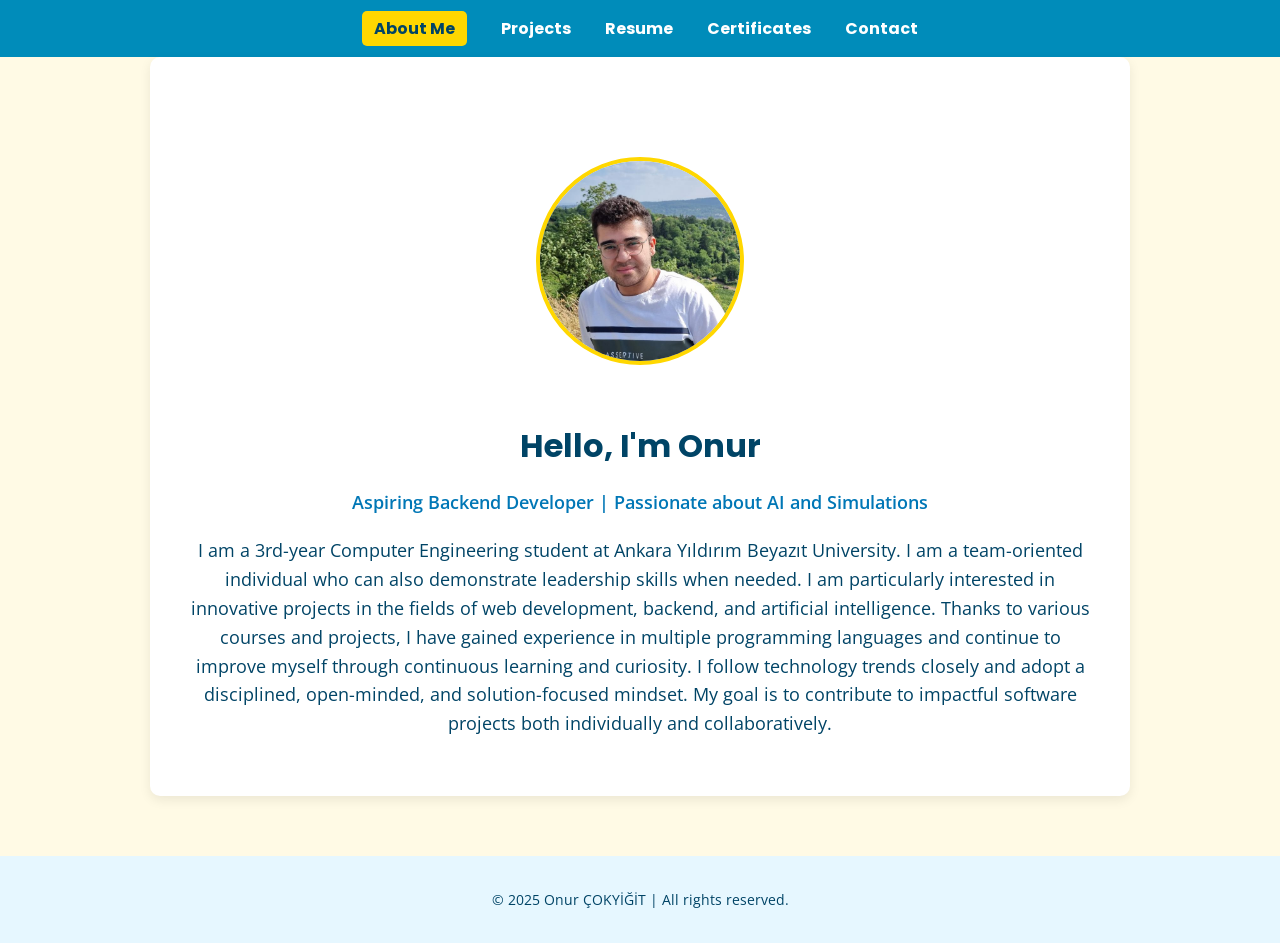
<file: index.html>
<!DOCTYPE html>
<html lang="en">

<head>
    <meta charset="UTF-8">
    <title>About Me - Onur ÇOKYİĞİT</title>
    <link rel="stylesheet" href="style.css">
    <link href="https://fonts.googleapis.com/css2?family=Open+Sans&family=Poppins:wght@400;600&display=swap"
        rel="stylesheet">
</head>

<body>
    <nav>
        <ul class="navbar">
            <li><a href="index.html">About Me</a></li>
            <li><a href="projects.html">Projects</a></li>
            <li><a href="resume.html">Resume</a></li>
            <li><a href="certificates.html">Certificates</a></li>
            <li><a href="contact.html">Contact</a></li>
        </ul>
    </nav>
    <main>

        <section class="about">
            <div class="about-container">
                <img src="imgs/profile.png" alt="Profile Photo" class="profile-pic">
                <div class="about-text">
                    <h1>Hello, I'm Onur</h1>
                    <p class="tagline">Aspiring Backend Developer | Passionate about AI and Simulations</p>
                    <p>I am a 3rd-year Computer Engineering student at Ankara Yıldırım Beyazıt University. I am a
                        team-oriented individual who can also demonstrate leadership skills when needed. I am
                        particularly
                        interested in innovative projects in the fields of web development, backend, and artificial
                        intelligence. Thanks to various courses and projects, I have gained experience in multiple
                        programming languages and continue to improve myself through continuous learning and curiosity.
                        I
                        follow technology trends closely and adopt a disciplined, open-minded, and solution-focused
                        mindset.
                        My goal is to contribute to impactful software projects both individually and collaboratively.
                    </p>
                </div>
            </div>
        </section>

    </main>


    <footer>
        <p>&copy; 2025 Onur ÇOKYİĞİT | All rights reserved.</p>
    </footer>
    <script src="https://code.jquery.com/jquery-3.6.0.min.js"></script>
    <script>
        $(document).ready(function () {
            var current = window.location.pathname.split("/").pop();

            $('.navbar a').each(function () {
                var link = $(this).attr('href');
                if (link === current) {
                    $(this).addClass('active');
                }
            });
        });



        $(document).ready(function () {
            $("main").css("opacity", 0);
            $("main").animate({ opacity: 1 }, 500);

            $(".navbar a").click(function (event) {
                event.preventDefault();
                var newLocation = this.href;

                $("main").animate({ opacity: 0 }, 500, function () {
                    window.location = newLocation;
                });
            });
        });
    </script>

</body>

</html>
</file>
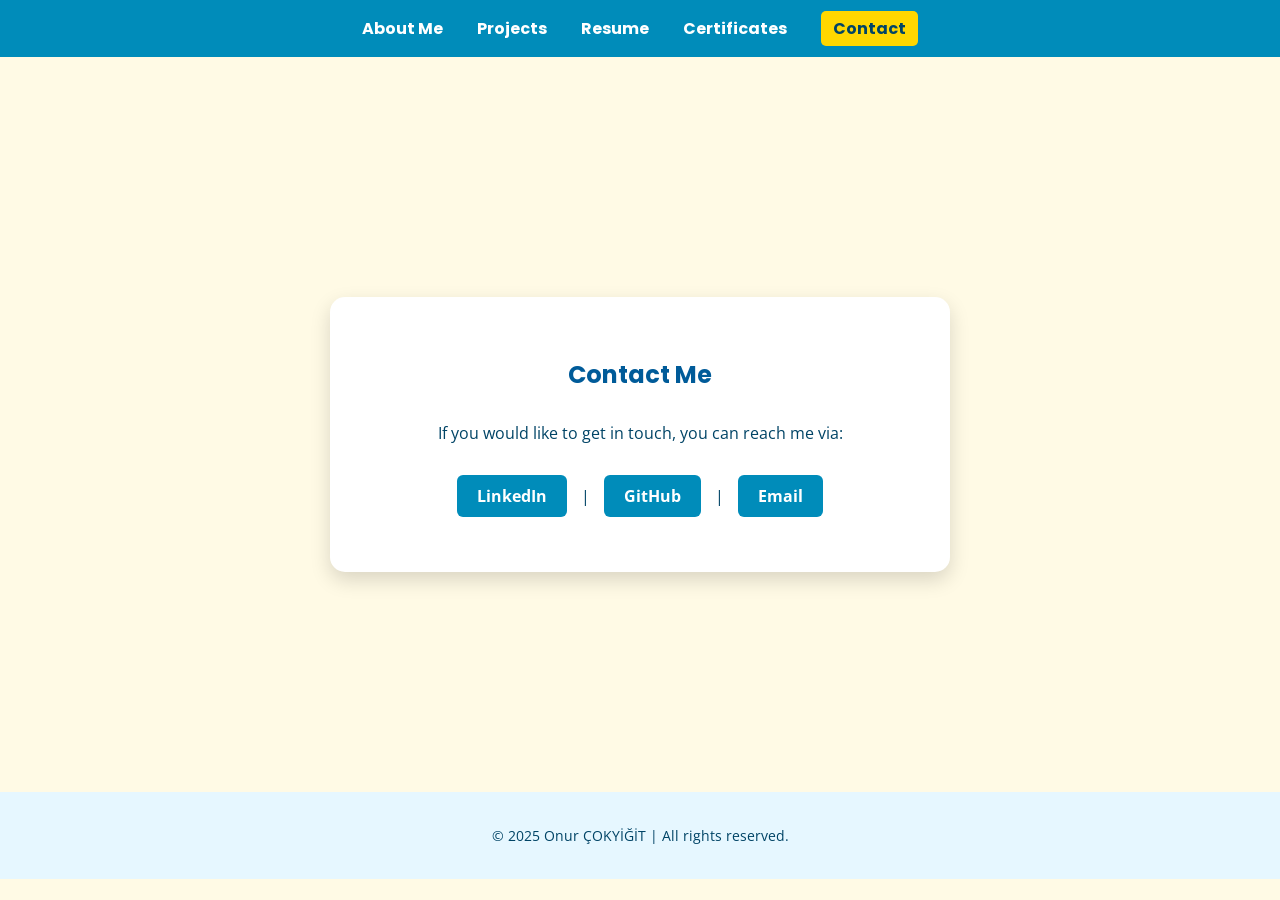
<file: contact.html>
<!DOCTYPE html>
<html lang="en">

<head>
    <meta charset="UTF-8">
    <title>Contact - Onur ÇOKYİĞİT</title>
    <link rel="stylesheet" href="style.css">
    <link href="https://fonts.googleapis.com/css2?family=Open+Sans&family=Poppins:wght@400;600&display=swap"
        rel="stylesheet">

</head>

<body>
    <nav>
        <ul class="navbar">
            <li><a href="index.html">About Me</a></li>
            <li><a href="projects.html">Projects</a></li>
            <li><a href="resume.html">Resume</a></li>
            <li><a href="certificates.html">Certificates</a></li>
            <li><a href="contact.html">Contact</a></li>
        </ul>
    </nav>


    <main>

        <section class="contact">
            <section class="contact">
                <div class="contact-card">
                    <h2>Contact Me</h2>
                    <p>If you would like to get in touch, you can reach me via:</p>
                    <a href="https://www.linkedin.com/in/onur-%C3%A7okyi%C4%9Fit-4797b1228/"
                        target="_blank">LinkedIn</a> |
                    <a href="https://github.com/OnurCokyigit" target="_blank">GitHub</a> |
                    <a href="#">Email</a>
                </div>
            </section>
        </section>

    </main>


    <footer>
        <p>&copy; 2025 Onur ÇOKYİĞİT | All rights reserved.</p>
    </footer>
    <script src="https://code.jquery.com/jquery-3.6.0.min.js"></script>
    <script>
        $(document).ready(function () {
            var current = window.location.pathname.split("/").pop();

            $('.navbar a').each(function () {
                var link = $(this).attr('href');
                if (link === current) {
                    $(this).addClass('active');
                }
            });
        });



        $(document).ready(function () {
            $("main").css("opacity", 0);
            $("main").animate({ opacity: 1 }, 500);

            $(".navbar a").click(function (event) {
                event.preventDefault();
                var newLocation = this.href;

                $("main").animate({ opacity: 0 }, 500, function () {
                    window.location = newLocation;
                });
            });
        });
    </script>

</body>

</html>
</file>
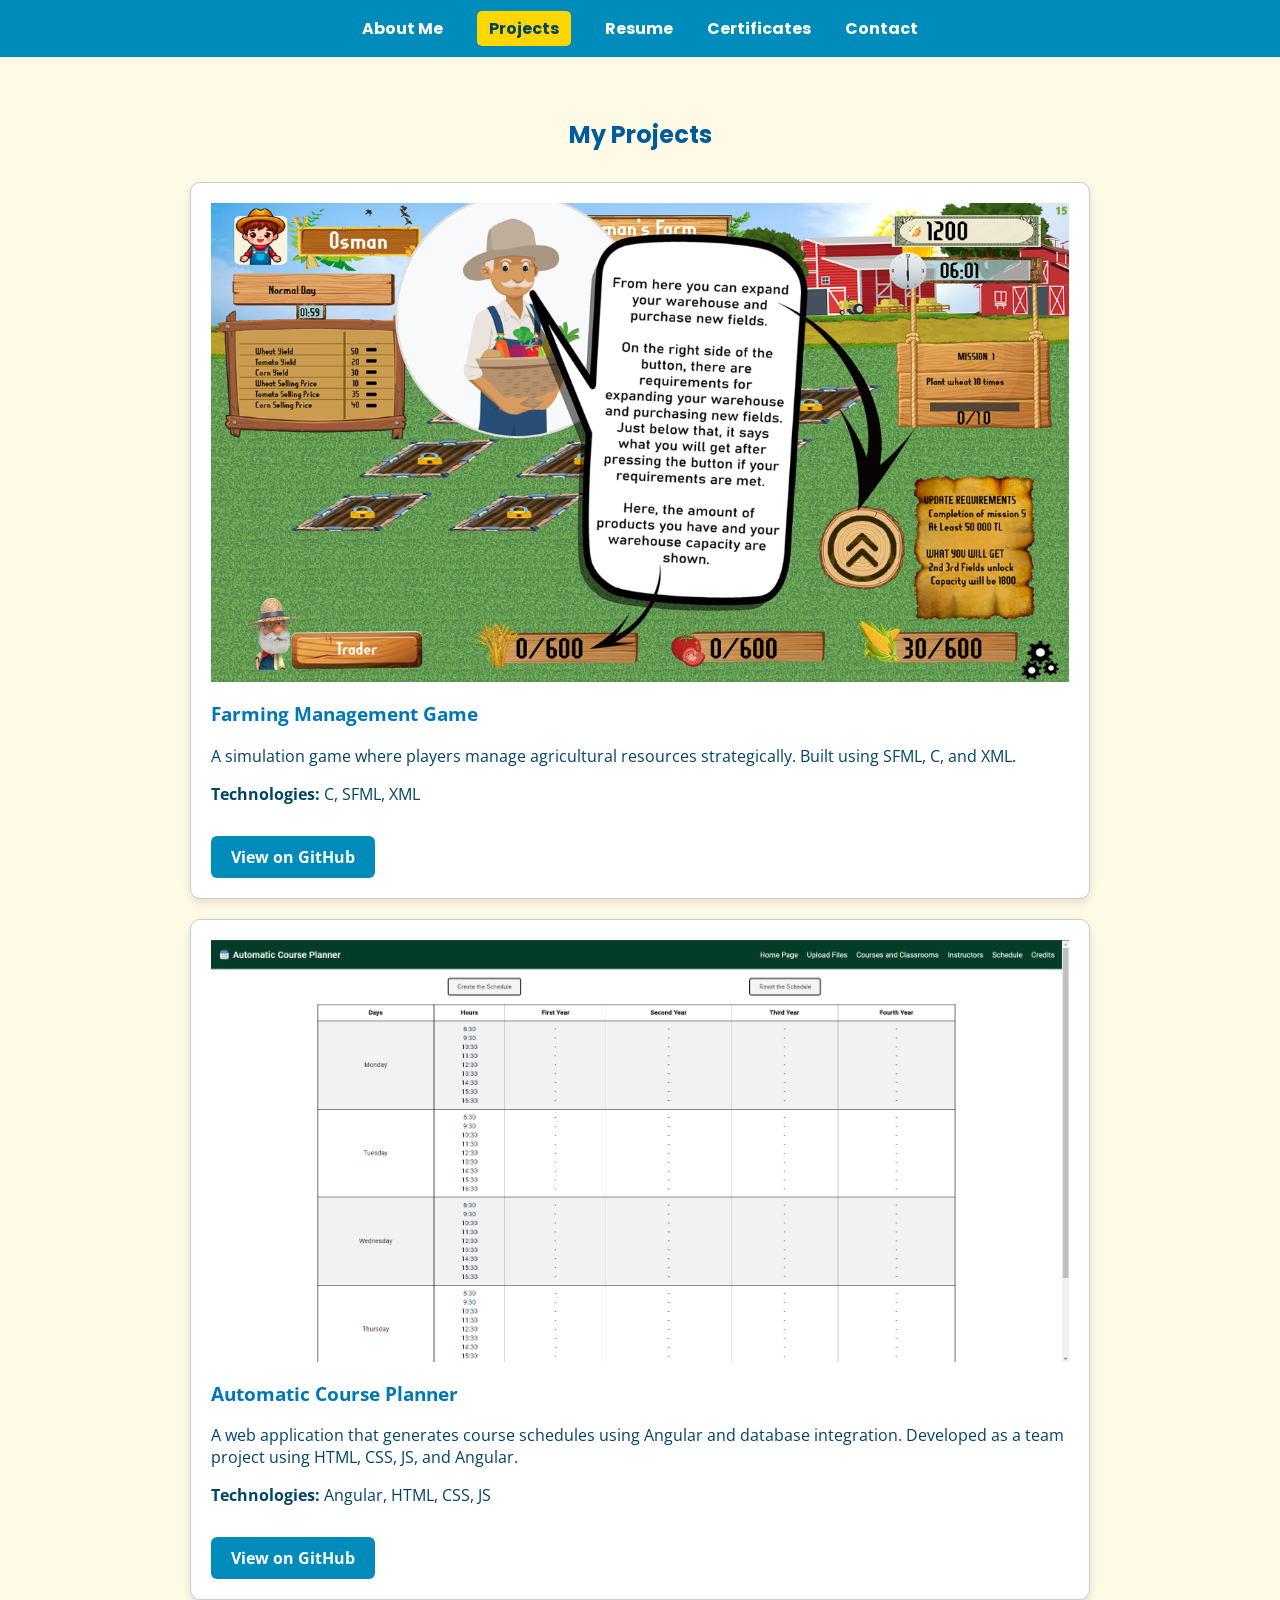
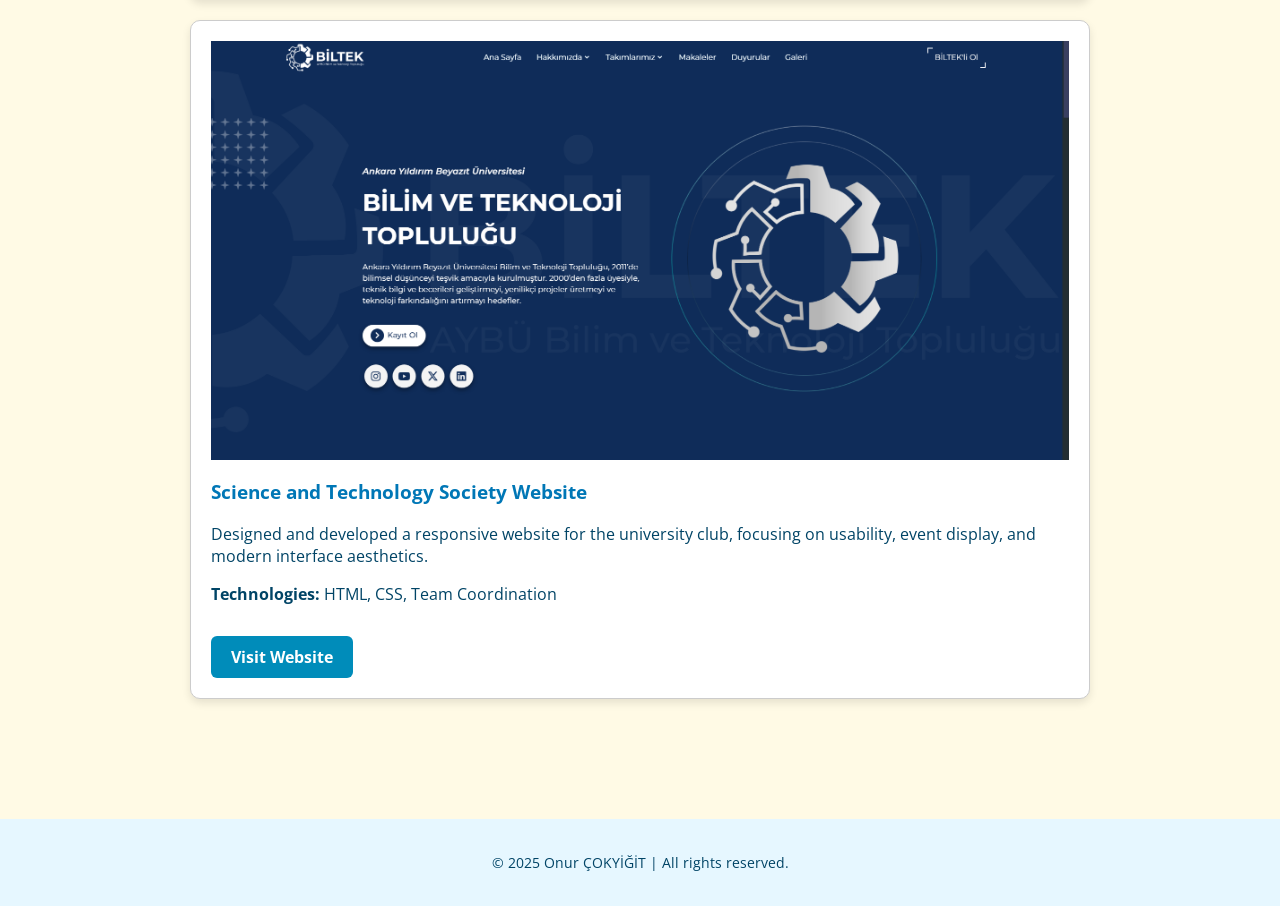
<file: projects.html>
<!DOCTYPE html>
<html lang="en">

<head>
    <meta charset="UTF-8">
    <title>Projects - Onur ÇOKYİĞİT</title>
    <link rel="stylesheet" href="style.css">
    <link href="https://fonts.googleapis.com/css2?family=Open+Sans&family=Poppins:wght@400;600&display=swap"
        rel="stylesheet">

</head>

<body>
    <nav>
        <ul class="navbar">
            <li><a href="index.html">About Me</a></li>
            <li><a href="projects.html">Projects</a></li>
            <li><a href="resume.html">Resume</a></li>
            <li><a href="certificates.html">Certificates</a></li>
            <li><a href="contact.html">Contact</a></li>
        </ul>
    </nav>


    <main>

        <section class="projects">
            <h2>My Projects</h2>

            <div class="project-card">
                <img src="imgs/FarmingManagementGame.png" alt="Project 1">
                <div class="project-info">
                    <h3>Farming Management Game</h3>
                    <p>A simulation game where players manage agricultural resources strategically. Built using SFML, C,
                        and
                        XML.</p>
                    <p><strong>Technologies:</strong> C, SFML, XML</p>
                    <a href="https://github.com/OnurCokyigit/Farming-Management-Game" class="github-btn"
                        target="_blank">View on GitHub</a>
                </div>
            </div>
            <div class="project-card">
                <img src="imgs/schedule-0.png" alt="Project 2">
                <div class="project-info">
                    <h3>Automatic Course Planner</h3>
                    <p>A web application that generates course schedules using Angular and database integration.
                        Developed
                        as a team project using HTML, CSS, JS, and Angular.</p>
                    <p><strong>Technologies:</strong> Angular, HTML, CSS, JS</p>
                    <a href="https://github.com/OnurCokyigit/Automatic-Course-Planner" class="github-btn"
                        target="_blank">View on
                        GitHub</a>
                </div>
            </div>
            <div class="project-card">
                <img src="imgs/Biltek.png" alt="Project 3">
                <div class="project-info">
                    <h3>Science and Technology Society Website</h3>
                    <p>Designed and developed a responsive website for the university club, focusing on usability, event
                        display, and modern interface aesthetics.</p>
                    <p><strong>Technologies:</strong> HTML, CSS, Team Coordination</p>
                    <a href="https://www.aybubiltek.com/" class="github-btn" target="_blank">Visit Website</a>
                </div>
            </div>
        </section>

    </main>


    <footer>
        <p>&copy; 2025 Onur ÇOKYİĞİT | All rights reserved.</p>
    </footer>
    <script src="https://code.jquery.com/jquery-3.6.0.min.js"></script>
    <script>
        $(document).ready(function () {
            var current = window.location.pathname.split("/").pop();

            $('.navbar a').each(function () {
                var link = $(this).attr('href');
                if (link === current) {
                    $(this).addClass('active');
                }
            });
        });



        $(document).ready(function () {
            $("main").css("opacity", 0);
            $("main").animate({ opacity: 1 }, 500);

            $(".navbar a").click(function (event) {
                event.preventDefault();
                var newLocation = this.href;

                $("main").animate({ opacity: 0 }, 500, function () {
                    window.location = newLocation;
                });
            });
        });
    </script>

</body>

</html>
</file>
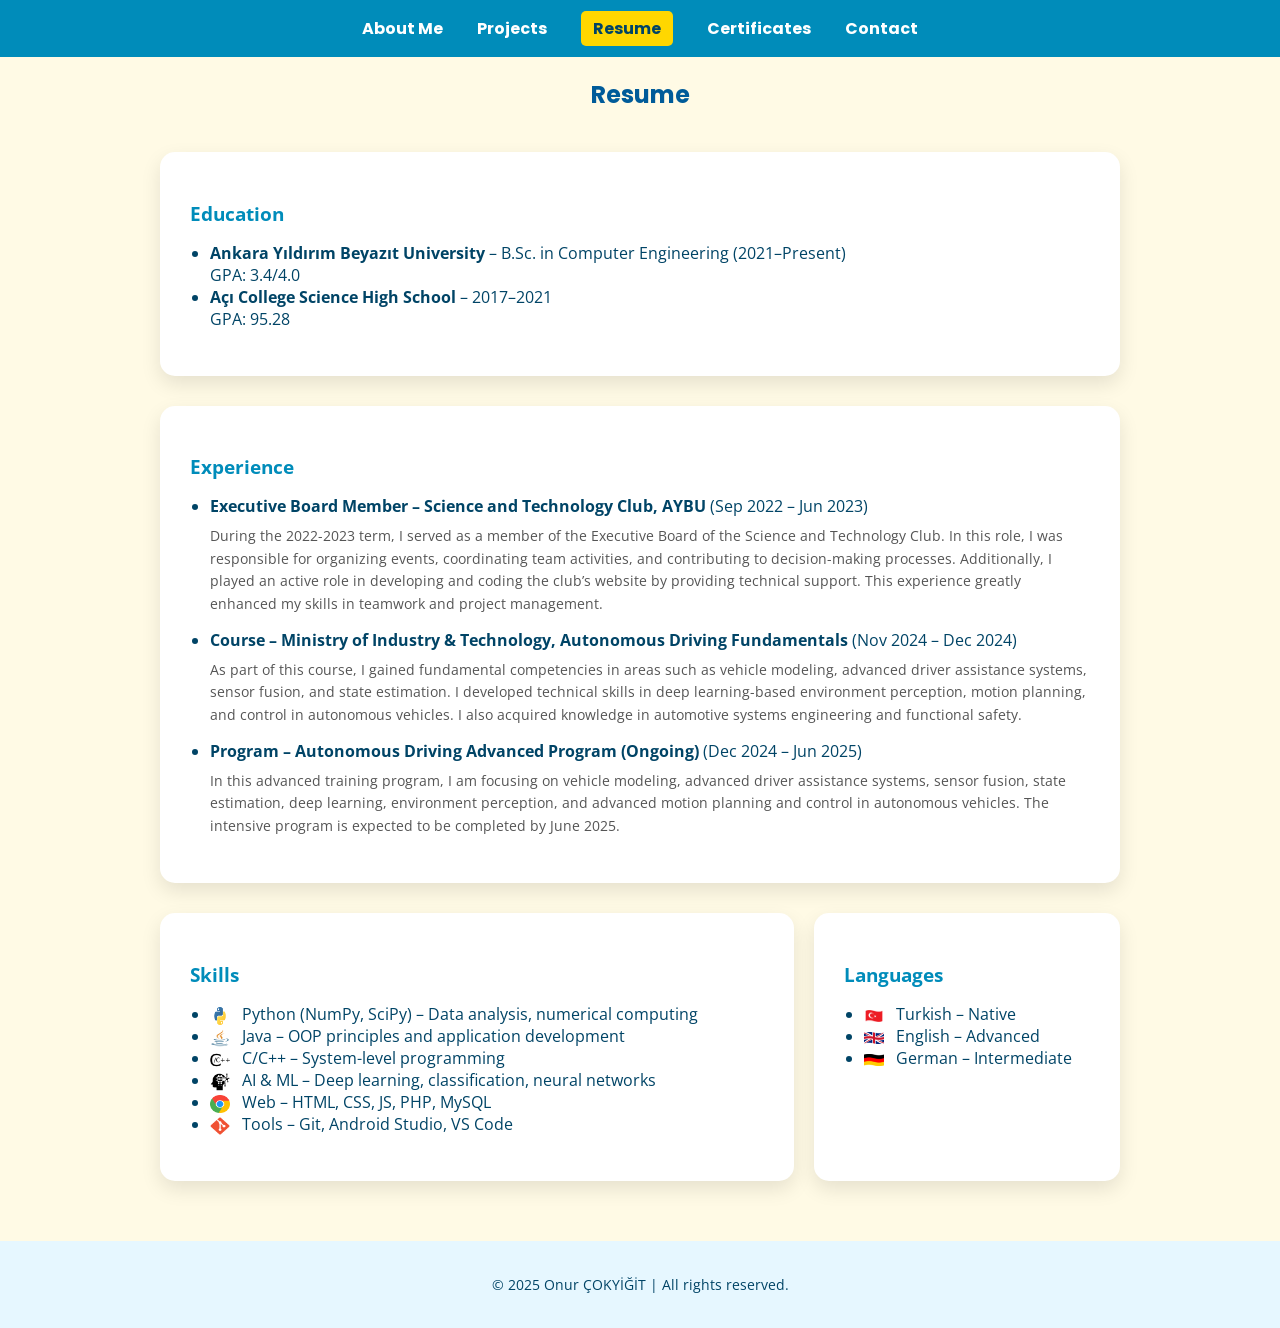
<file: resume.html>
<!DOCTYPE html>
<html lang="en">

<head>
    <meta charset="UTF-8">
    <title>Resume - Onur ÇOKYİĞİT</title>
    <link rel="stylesheet" href="style.css">
    <link href="https://fonts.googleapis.com/css2?family=Open+Sans&family=Poppins:wght@400;600&display=swap"
        rel="stylesheet">

</head>

<body>
    <nav>
        <ul class="navbar">
            <li><a href="index.html">About Me</a></li>
            <li><a href="projects.html">Projects</a></li>
            <li><a href="resume.html">Resume</a></li>
            <li><a href="certificates.html">Certificates</a></li>
            <li><a href="contact.html">Contact</a></li>
        </ul>
    </nav>


    <main>
        <section class="resume">
            <h2>Resume</h2>

            <div class="resume-cards">

                <div class="resume-card full-width">
                    <h3>Education</h3>
                    <ul>
                        <li><strong>Ankara Yıldırım Beyazıt University</strong> – B.Sc. in Computer Engineering
                            (2021–Present)<br> GPA: 3.4/4.0</li>
                        <li><strong>Açı College Science High School</strong> – 2017–2021<br> GPA: 95.28</li>
                    </ul>
                </div>

                <div class="resume-card full-width">
                    <h3>Experience</h3>
                    <ul>
                        <li> <strong>Executive Board Member – Science and Technology Club, AYBU</strong> (Sep 2022 – Jun
                            2023)
                            <p class="experience-description">
                                During the 2022-2023 term, I served as a member of the Executive Board of the Science
                                and Technology Club. In this role, I was responsible for organizing events, coordinating
                                team activities, and contributing to decision-making processes. Additionally, I played
                                an active role in developing and coding the club’s website by providing technical
                                support. This experience greatly enhanced my skills in teamwork and project management.
                            </p>
                        </li>
                        <li>
                            <strong>Course – Ministry of Industry & Technology, Autonomous Driving Fundamentals</strong>
                            (Nov 2024 – Dec 2024)
                            <p class="experience-description">
                                As part of this course, I gained fundamental competencies in areas such as vehicle
                                modeling, advanced driver assistance systems, sensor fusion, and state estimation. I
                                developed technical skills in deep learning-based environment perception, motion
                                planning, and control in autonomous vehicles. I also acquired knowledge in automotive
                                systems engineering and functional safety.
                            </p>
                        </li>

                        <li>
                            <strong>Program – Autonomous Driving Advanced Program (Ongoing)</strong> (Dec 2024 – Jun
                            2025)
                            <p class="experience-description">
                                In this advanced training program, I am focusing on vehicle modeling, advanced driver
                                assistance systems, sensor fusion, state estimation, deep learning, environment
                                perception, and advanced motion planning and control in autonomous vehicles. The
                                intensive program is expected to be completed by June 2025.
                            </p>
                        </li>
                    </ul>
                </div>

                <!-- Skills + Languages Container -->
                <div class="skills-languages-container">
                    <div class="resume-card skills-card">
                        <h3>Skills</h3>
                        <ul>
                            <li><img src="imgs/python.png" class="skill-icon"> Python (NumPy, SciPy) – Data analysis,
                                numerical computing</li>
                            <li><img src="imgs/java.png" class="skill-icon"> Java – OOP principles and application
                                development</li>
                            <li><img src="imgs/CC++.png" class="skill-icon"> C/C++ – System-level programming</li>
                            <li><img src="imgs/Ai.png" class="skill-icon"> AI & ML – Deep learning, classification,
                                neural networks</li>
                            <li><img src="imgs/web.png" class="skill-icon"> Web – HTML, CSS, JS, PHP, MySQL</li>
                            <li><img src="imgs/git.png" class="skill-icon"> Tools – Git, Android Studio, VS Code</li>

                        </ul>
                    </div>

                    <div class="resume-card languages-card">
                        <h3>Languages</h3>
                        <ul>
                            <li><img src="imgs/Türkiye.png" class="flag-icon"> Turkish – Native</li>
                            <li><img src="imgs/ingiltere.png" class="flag-icon"> English – Advanced</li>
                            <li><img src="imgs/almanya.png" class="flag-icon"> German – Intermediate</li>
                        </ul>
                    </div>
                </div>

            </div>

        </section>
    </main>


    <footer>
        <p>&copy; 2025 Onur ÇOKYİĞİT | All rights reserved.</p>
    </footer>
    <script src="https://code.jquery.com/jquery-3.6.0.min.js"></script>
    <script>
        $(document).ready(function () {
            var current = window.location.pathname.split("/").pop();

            $('.navbar a').each(function () {
                var link = $(this).attr('href');
                if (link === current) {
                    $(this).addClass('active');
                }
            });
        });



        $(document).ready(function () {
            $("main").css("opacity", 0);
            $("main").animate({ opacity: 1 }, 500);

            $(".navbar a").click(function (event) {
                event.preventDefault();
                var newLocation = this.href;

                $("main").animate({ opacity: 0 }, 500, function () {
                    window.location = newLocation;
                });
            });
        });
    </script>

</body>

</html>
</file>
<file: style.css>
/* --------- Summer Theme & Base Styles --------- */
body {
    margin: 0;
    font-family: 'Open Sans', sans-serif;
    background-color: #FFFAE5;
    /* Tüm sayfalarda ortak zemin rengi */
    color: #004466;
    font-family: 'Open Sans', sans-serif;
}

html {
    overflow-y: scroll;
    /* Scroll bar sabit alanda dursun */
}


.navbar a,
.about-text h1,
.projects h2,
.resume h2,
.certificate-info h3,
.contact h2 {
    font-family: 'Poppins', sans-serif;
}

/* --------- Navbar --------- */
nav {
    background-color: #008CBA;
    padding: 1em 0;
    text-align: center;
}

h2 {
    text-align: center;
    font-family: 'Poppins', sans-serif;
    color: #005B99;
    margin-bottom: 30px;
}

footer {
    text-align: center;
    padding: 20px;
    font-size: 14px;
    color: #004466;
    background-color: #E6F7FF;
    margin-top: 60px;
}

.navbar {
    list-style: none;
    margin: 0;
    padding: 0;
}

.navbar a:hover {
    color: #FFD700;
    transition: 0.3s ease;
}

.navbar a.active {
    background-color: #FFD700;
    color: #004466;
    border-radius: 5px;
    padding: 6px 12px;

}

.navbar li {
    display: inline;
    margin: 0 15px;
}

.navbar a {
    text-decoration: none;
    color: white;
    font-weight: bold;
    font-family: 'Poppins', sans-serif;
    transition: all 0.4s ease-in-out;
}

/* --------- About Section --------- */
.about {
    padding: 100px 40px 40px;
    max-width: 900px;
    margin: auto;
    background-color: white;
    border-radius: 10px;
    box-shadow: 0 4px 12px rgba(0, 0, 0, 0.08);
}

.about-container {
    display: flex;
    flex-direction: column;
    align-items: center;
    gap: 30px;
    text-align: center;
}

.tagline {
    font-size: 20px;
    color: #0077B6;
    font-weight: 600;
    margin-bottom: 20px;
}

.profile-pic {
    width: 200px;
    height: 200px;
    border-radius: 50%;
    object-fit: cover;
    border: 4px solid #FFD700;
}

.about-text h1 {
    font-family: 'Poppins', sans-serif;
    font-size: 32px;
    margin-bottom: 10px;
}

.about-text p {
    font-size: 18px;
    line-height: 1.6;
}

/* --------- Projects --------- */
.projects {
    padding: 40px;
    max-width: 900px;
    margin: auto;
    /* ÖNCE: background-color: #FFE4B5; vardı — KALDIRILDI */
}

.project-card {
    display: flex;
    flex-direction: column;
    background-color: white;
    margin: 20px auto;
    border: 1px solid #ccc;
    border-radius: 10px;
    overflow: hidden;
    box-shadow: 0 4px 8px rgba(0, 0, 0, 0.1);
    padding: 20px;
    transition: transform 0.3s ease, box-shadow 0.3s ease;
}

.project-card:hover {
    transform: translateY(-10px);
    box-shadow: 0 12px 24px rgba(0, 0, 0, 0.2);
}

.project-info h3 {
    color: #0077B6;
}

.project-link {
    display: inline-block;
    margin-top: 10px;
    padding: 10px 15px;
    background-color: #008CBA;
    color: white;
    text-decoration: none;
    border-radius: 5px;
    font-weight: bold;
}

.github-btn {
    display: inline-block;
    margin-top: 15px;
    padding: 10px 20px;
    background-color: #008CBA;
    color: white;
    text-decoration: none;
    font-weight: bold;
    border-radius: 6px;
    transition: background-color 0.3s ease, transform 0.3s ease;
}

.github-btn:hover {
    background-color: #004466;
    transform: translateY(-3px);
}

/* --------- Resume --------- */
.resume-cards {
    display: flex;
    flex-direction: column;
    align-items: center;
    gap: 30px;
    margin-top: 40px;
}

.resume-card {
    background: white;
    padding: 30px;
    border-radius: 15px;
    box-shadow: 0 8px 20px rgba(0, 0, 0, 0.1);
    transition: transform 0.3s ease, box-shadow 0.3s ease;
}

.resume-card.full-width {
    width: 95%;
    max-width: 900px;
}

.skills-languages-container {
    display: flex;
    width: 95%;
    max-width: 960px;
    gap: 20px;
}

.skills-card {
    flex: 2.8;
    /* %75 */
}

.languages-card {
    flex: 1.2;
    /* %25 */
}

.resume-card:hover {
    transform: translateY(-10px);
    box-shadow: 0 12px 24px rgba(0, 0, 0, 0.2);
}

.resume-card h3 {
    margin-bottom: 15px;
    color: #008CBA;
}

.resume-card ul {
    list-style-type: disc;
    padding-left: 20px;
    text-align: left;
}

.experience-description {
    margin-top: 8px;
    font-size: 14px;
    color: #555;
    line-height: 1.6;
}

@media (max-width: 768px) {
    .skills-languages-container {
        flex-direction: column;
    }
}

.flag-icon {
    width: 20px;
    height: 12px;
    margin-right: 8px;
    vertical-align: middle;
}

.skill-icon {
    width: 20px;
    height: 18px;
    margin-right: 8px;
    vertical-align: middle;
}


/* --------- Certificates --------- */
.certificates {
    padding: 40px;
    max-width: 900px;
    margin: auto;
}

.certificate-info {
    padding: 20px;
}

.certificate-info h3 {
    color: #0077B6;
}

.certificate-card {
    background: white;
    padding: 20px;
    border-radius: 15px;
    box-shadow: 0 8px 20px rgba(0, 0, 0, 0.1);
    transition: transform 0.3s ease, box-shadow 0.3s ease;
    margin: 20px;
    height: 100%;
    display: flex;
    flex-direction: column;
    align-items: center;
}

.certificate-card:hover {
    transform: translateY(-10px);
    box-shadow: 0 12px 24px rgba(0, 0, 0, 0.2);
}

.certificate-card img {
    padding-top: 15px;
    max-width: 100%;
    height: auto;
    border-radius: 5px;
    margin-bottom: 15px;
    transition: transform 0.3s ease;
}

.certificate-card:hover img {
    transform: scale(1.05);
}

.slick-slide {
    padding: 0 15px;
    /* Kartlar arasında mesafe */
}

.slider-wrapper {
    position: relative;
    max-width: 1280px;
    margin: 0 auto;
}

.slider-btn {
    position: absolute;
    top: 50%;
    transform: translateY(-50%);
    background-color: #008CBA;
    color: white;
    border: none;
    font-size: 24px;
    padding: 10px 16px;
    border-radius: 50%;
    cursor: pointer;
    z-index: 2;
}

.prev-btn {
    left: -50px;
}

.next-btn {
    right: -50px;
}


/* --------- Contact --------- */
.contact {
    padding: 80px 40px 40px;
    /* NAVBAR'DAN UZAKLAŞTIRILDI */
    max-width: 700px;
    margin: auto;
}

.contact-card {
    background: white;
    padding: 40px;
    border-radius: 15px;
    box-shadow: 0 8px 20px rgba(0, 0, 0, 0.15);
    /* Daha derin gölge */
    text-align: center;
    max-width: 600px;
    margin: 80px auto;
    transition: transform 0.3s ease, box-shadow 0.3s ease;
}

.contact-card:hover {
    transform: translateY(-10px);
    box-shadow: 0 12px 24px rgba(0, 0, 0, 0.25);
    /* Hoverda hafif sıçrama */
}

.contact-card a {
    display: inline-block;
    margin: 15px 10px;
    padding: 10px 20px;
    background-color: #008CBA;
    color: white;
    text-decoration: none;
    font-weight: bold;
    border-radius: 6px;
    transition: background-color 0.3s ease;
}

.contact-card a:hover {
    background-color: #004466;
}
</file>
